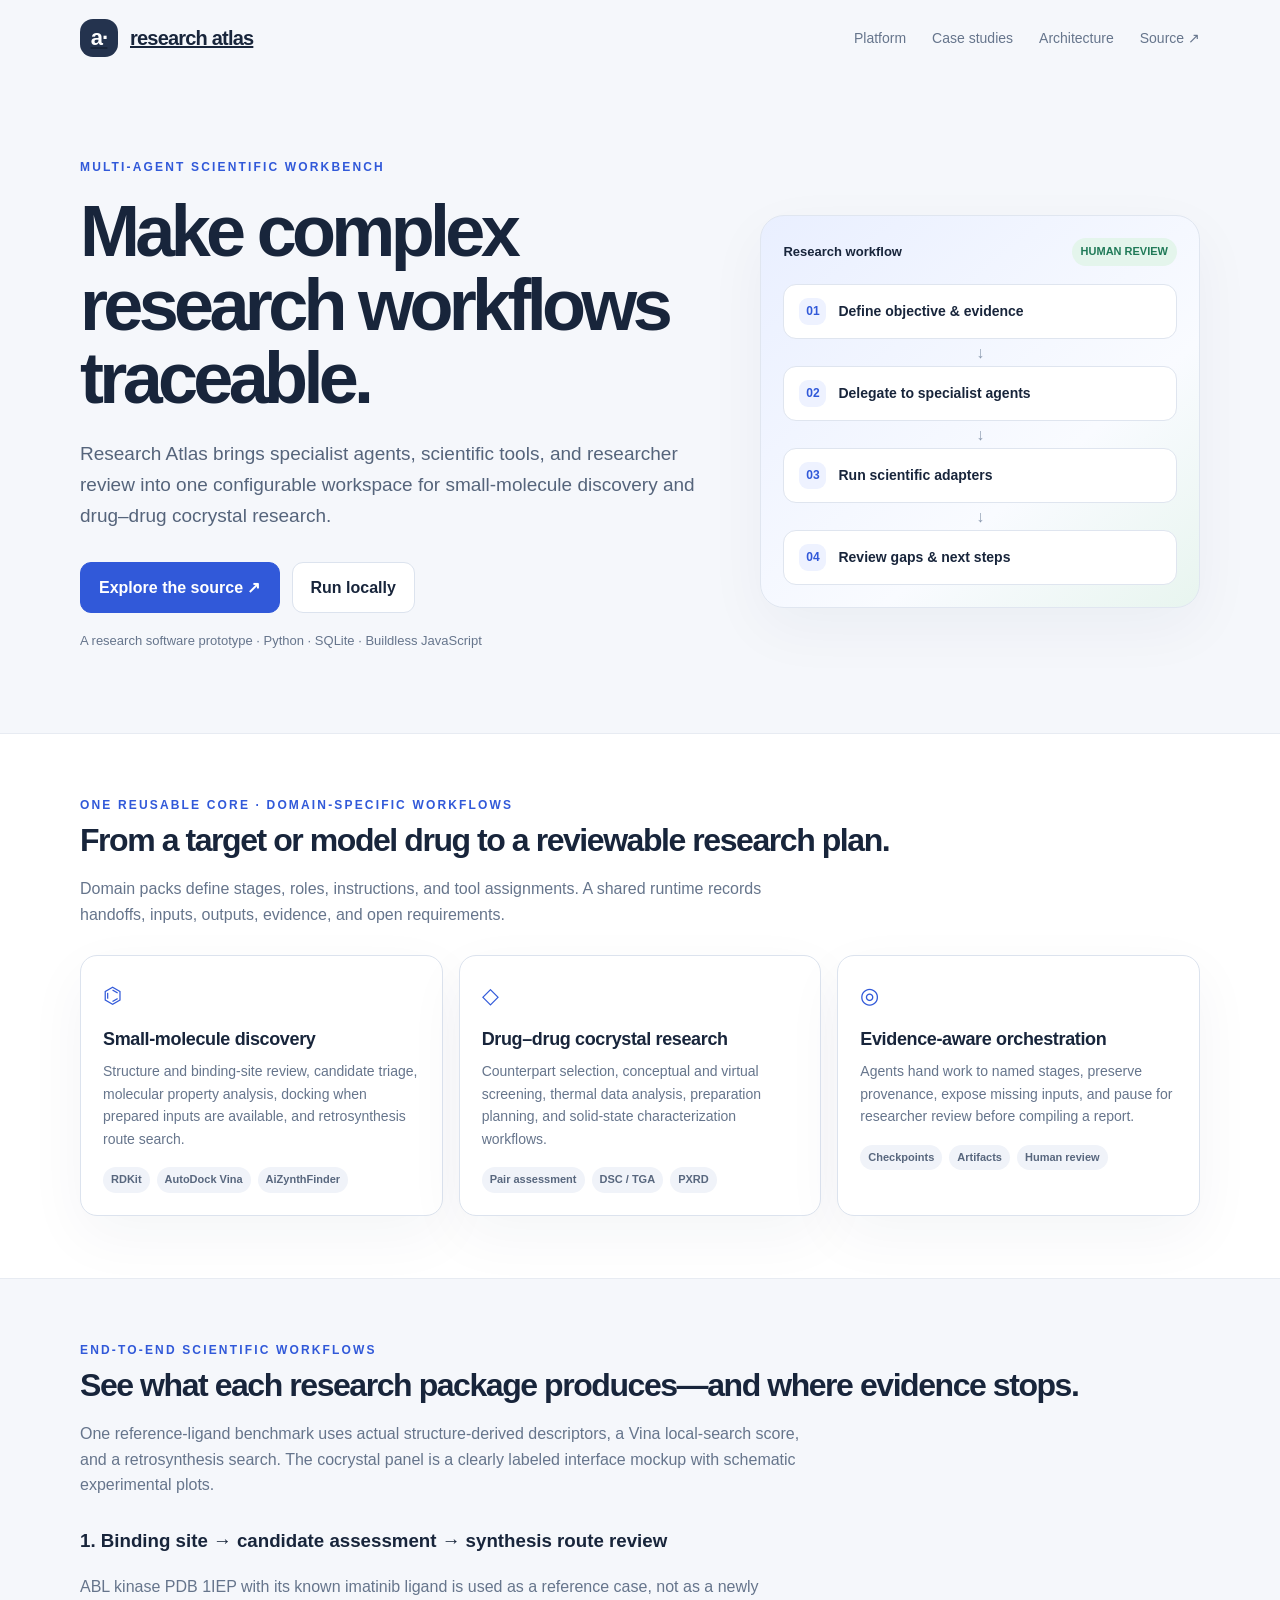
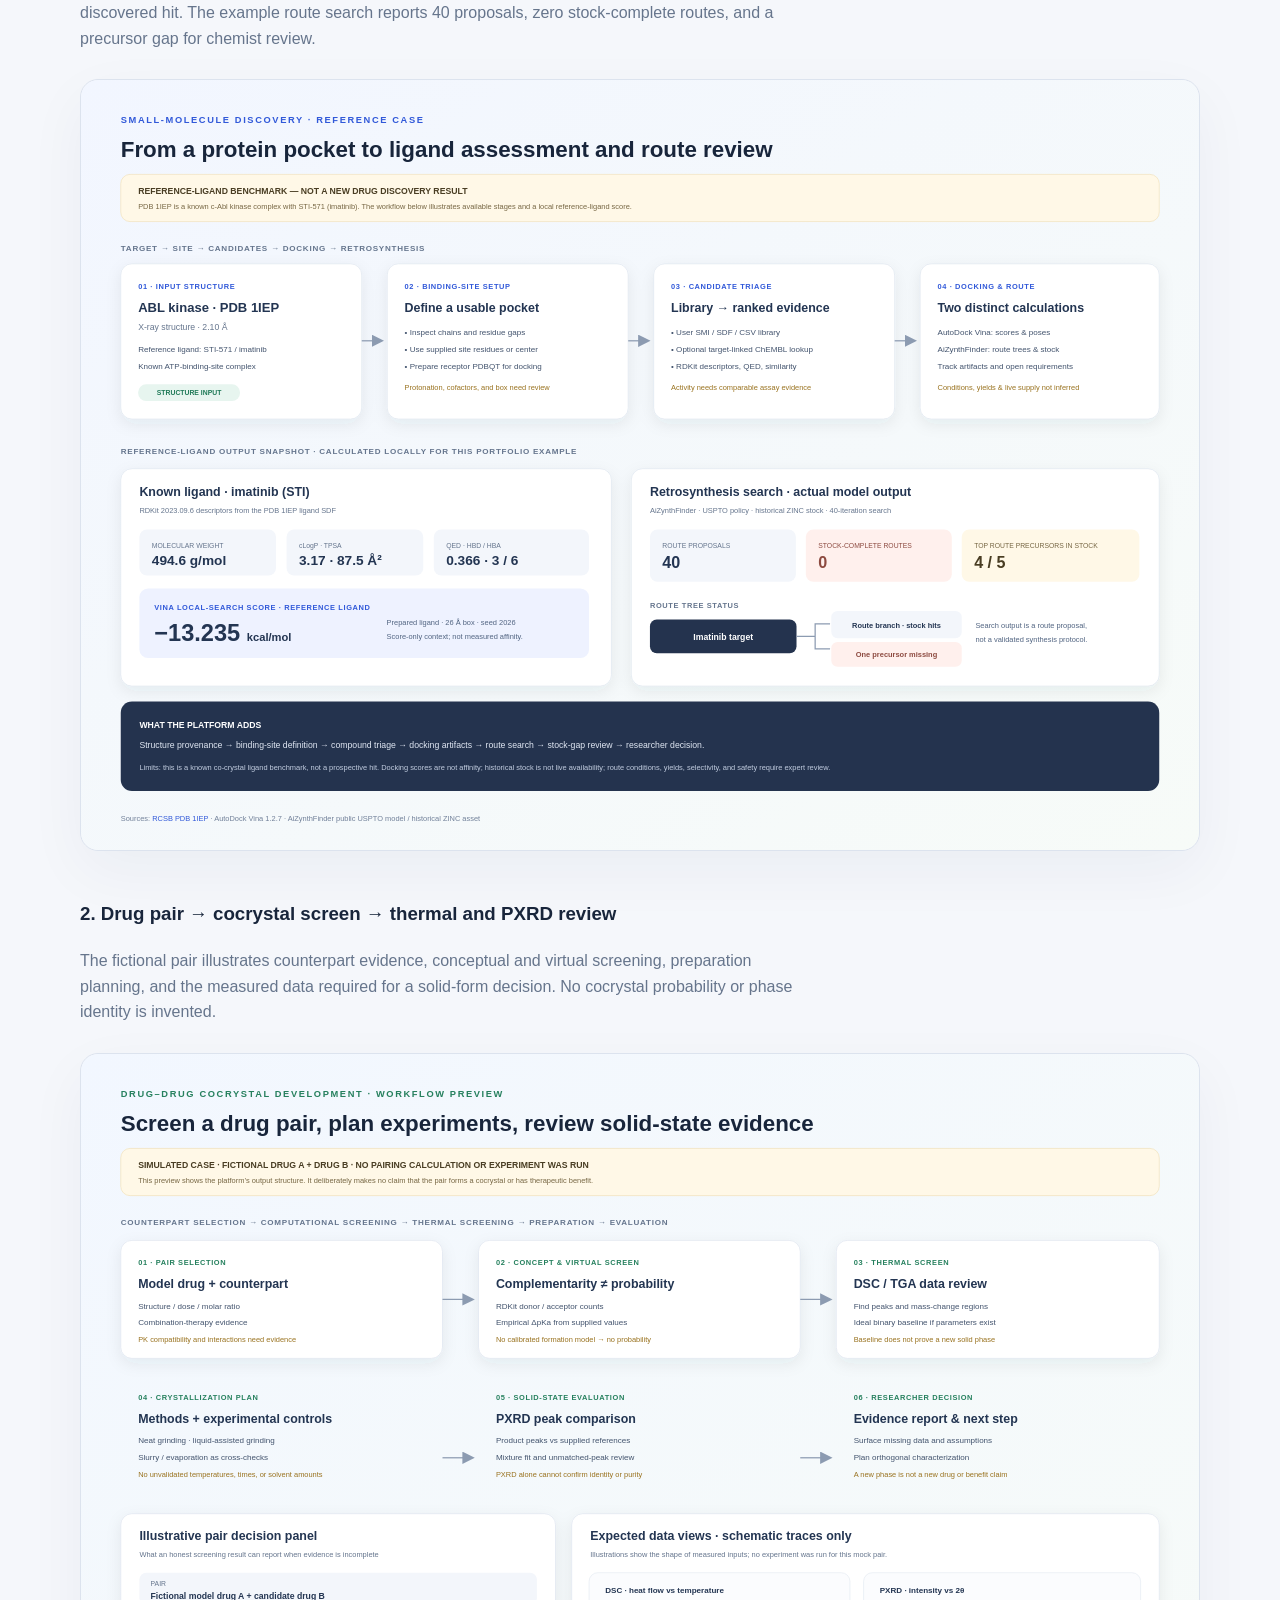
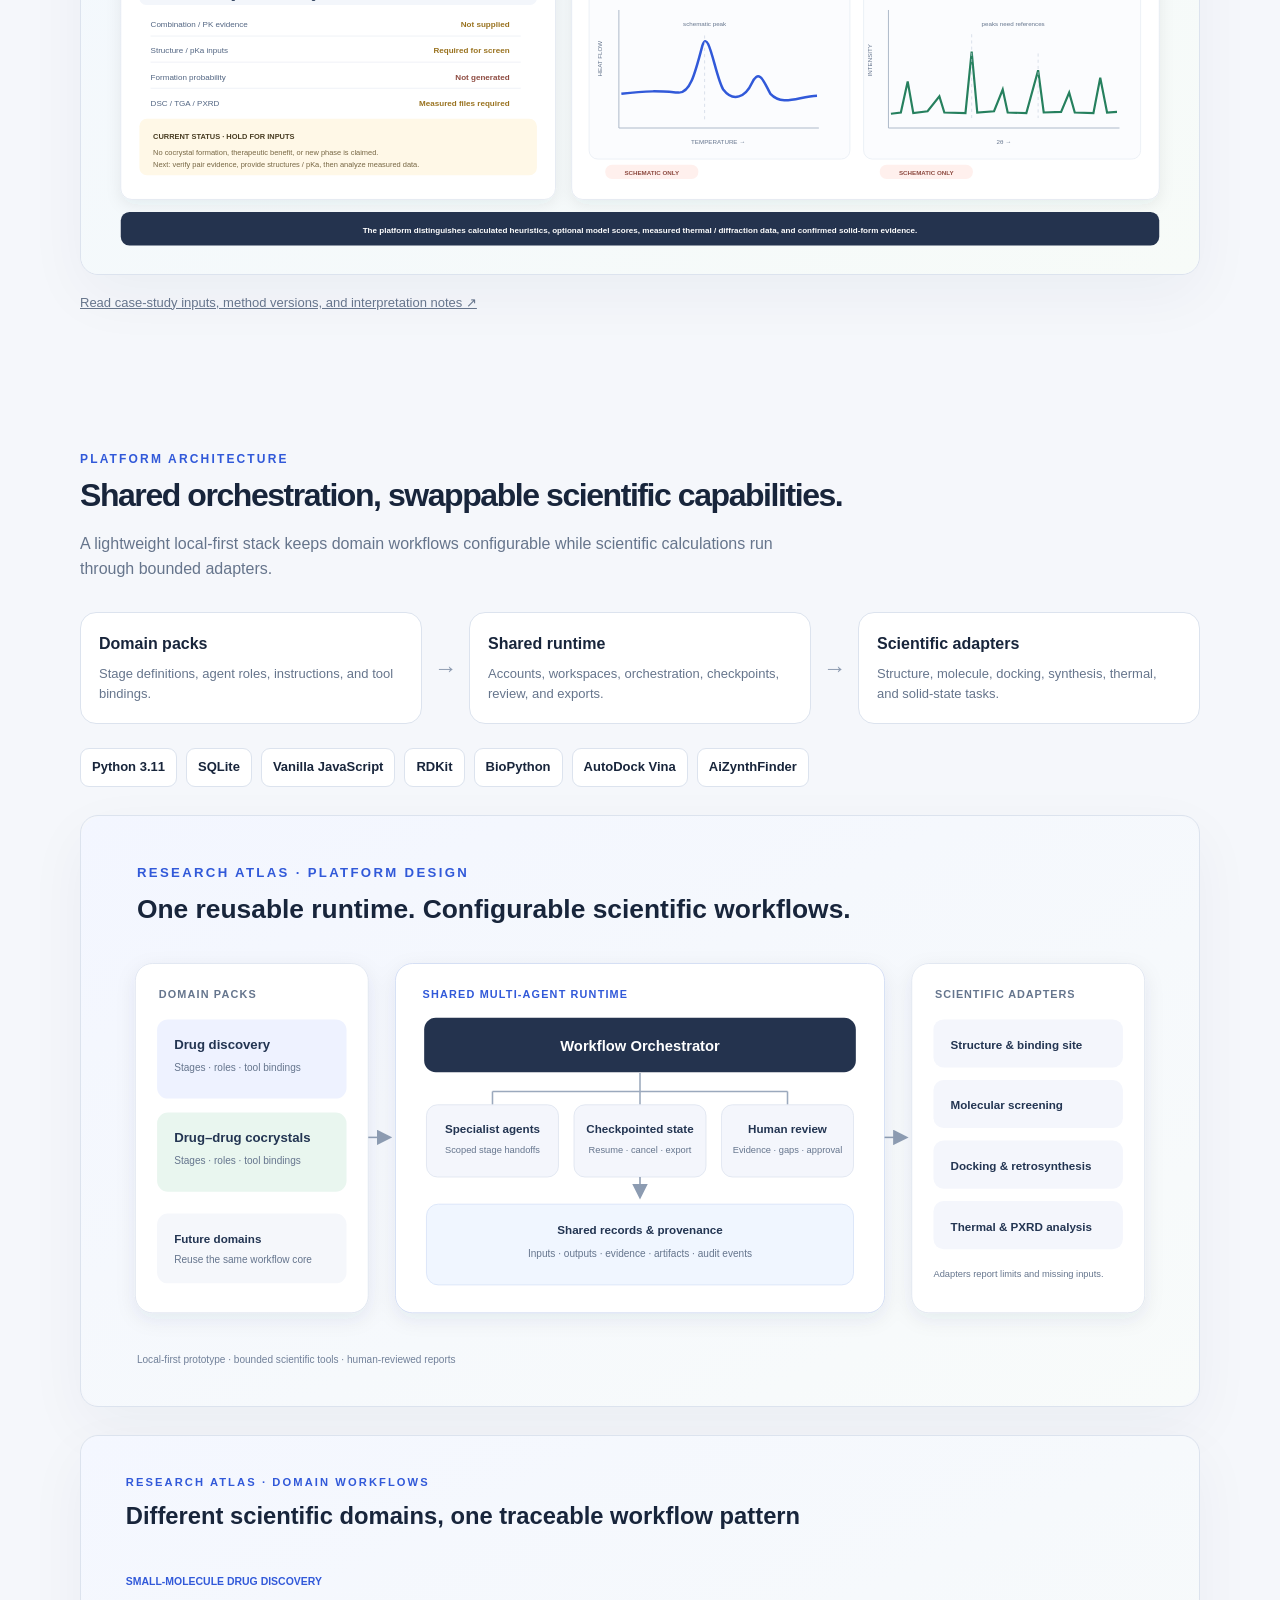
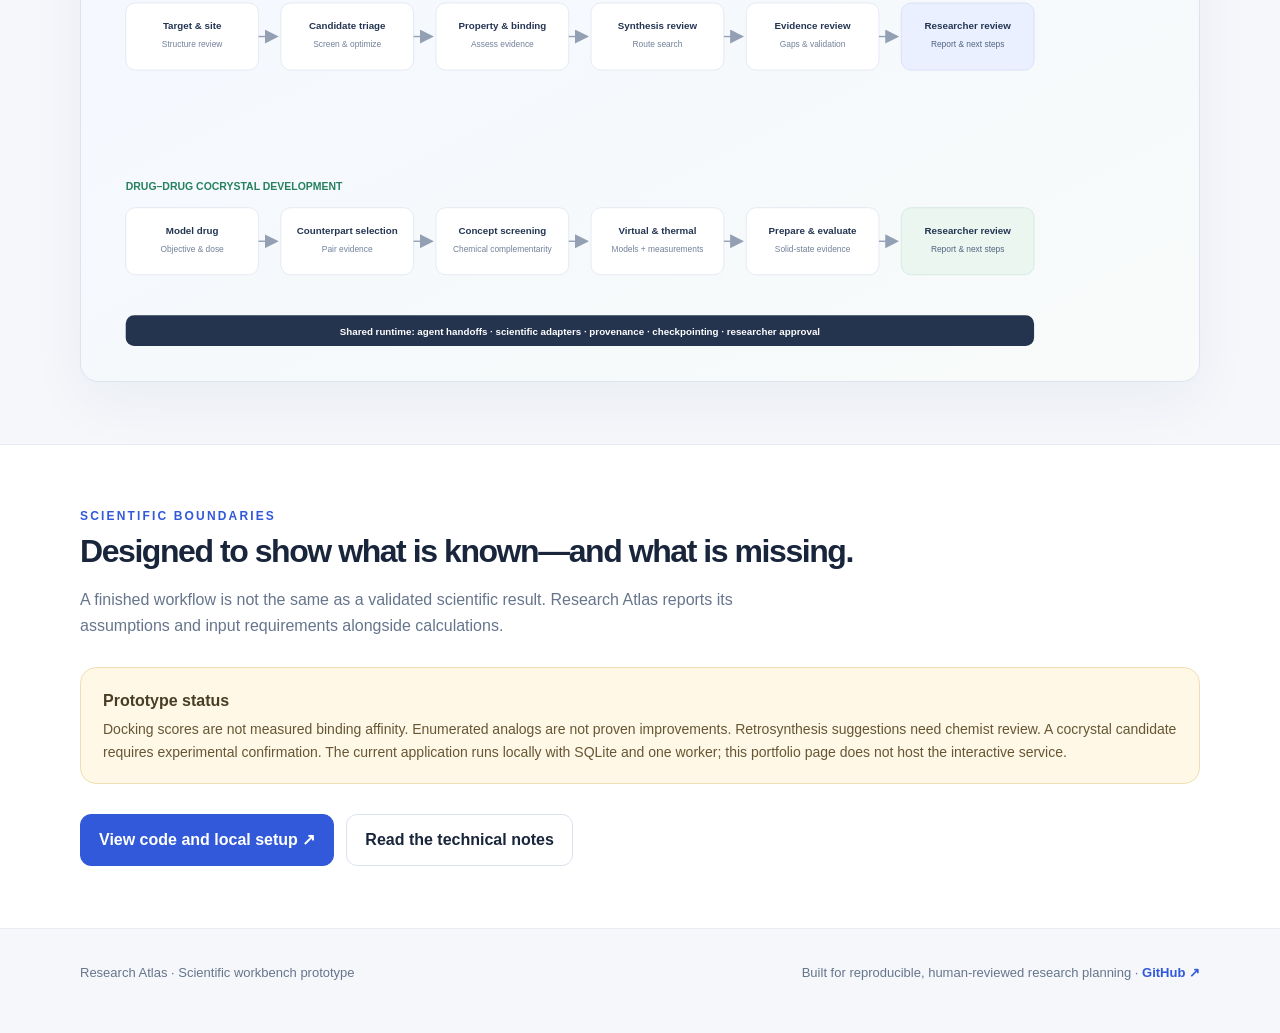
<file: docs/index.html>
<!doctype html>
<html lang="en">
<head>
  <meta charset="utf-8">
  <meta name="viewport" content="width=device-width, initial-scale=1">
  <meta name="description" content="Research Atlas is a local-first, multi-agent scientific workbench for drug discovery and drug-drug cocrystal research.">
  <meta name="theme-color" content="#f5f7fb">
  <title>Research Atlas — Scientific Workbench</title>
  <style>
    :root{color-scheme:light;--ink:#18253b;--muted:#66758c;--blue:#3159d9;--line:#dce3ee;--paper:#fff;--wash:#f5f7fb;--mint:#e7f5ef;--shadow:0 20px 60px #1d31500c}
    *{box-sizing:border-box}body{margin:0;background:var(--wash);color:var(--ink);font:16px/1.6 Inter,-apple-system,BlinkMacSystemFont,"Segoe UI",sans-serif}a{color:inherit}.wrap{width:min(1120px,calc(100% - 40px));margin:auto}.top{height:76px;display:flex;align-items:center;justify-content:space-between}.brand{display:flex;gap:12px;align-items:center;font-weight:750;letter-spacing:-.04em;font-size:20px}.mark{width:38px;height:38px;border-radius:13px;background:#24334e;color:white;display:grid;place-items:center;font-size:22px}.top nav{display:flex;gap:26px;color:var(--muted);font-size:14px}.top nav a{text-decoration:none}.hero{padding:82px 0 68px;display:grid;grid-template-columns:1.18fr .82fr;gap:48px;align-items:center}.kicker{font-size:12px;font-weight:750;letter-spacing:.18em;color:var(--blue)}h1{font-size:clamp(44px,6vw,72px);letter-spacing:-.065em;line-height:1.02;margin:18px 0 22px;max-width:700px}.lead{font-size:19px;color:#55647b;max-width:650px;line-height:1.65}.actions{display:flex;gap:12px;margin-top:30px;flex-wrap:wrap}.button{display:inline-flex;align-items:center;justify-content:center;padding:12px 18px;border-radius:11px;text-decoration:none;font-weight:650;border:1px solid var(--line);background:white}.button.primary{background:var(--blue);color:white;border-color:var(--blue)}.note{font-size:13px;color:var(--muted);margin-top:18px}.visual{background:linear-gradient(140deg,#e9efff,#f9fbff 65%,#e8f5ef);border:1px solid #e0e6f0;border-radius:24px;padding:22px;box-shadow:var(--shadow)}.visual-head{display:flex;justify-content:space-between;align-items:center;font-size:13px;font-weight:700;margin-bottom:18px}.live{color:#207a58;background:#e4f5ec;border-radius:99px;padding:5px 9px;font-size:11px}.flow{display:grid;gap:10px}.node{padding:13px 15px;background:#fff;border:1px solid #dfe5ef;border-radius:13px;display:flex;gap:12px;align-items:center;font-weight:650;font-size:14px}.node span{width:27px;height:27px;display:grid;place-items:center;border-radius:9px;background:#eef2ff;color:var(--blue);font-size:12px}.arrow{text-align:center;color:#8c9ab0;height:7px;line-height:7px}.section{padding:62px 0}.section.white{background:white;border-block:1px solid #e7ebf2}.section h2{font-size:32px;letter-spacing:-.045em;margin:0 0 10px}.intro{color:var(--muted);max-width:720px;margin:0 0 28px}.grid{display:grid;grid-template-columns:repeat(3,1fr);gap:16px}.card{background:var(--paper);border:1px solid var(--line);border-radius:17px;padding:22px;box-shadow:var(--shadow)}.card .icon{font-size:22px;color:var(--blue)}.card h3{margin:11px 0 7px;font-size:18px;letter-spacing:-.02em}.card p{margin:0;color:var(--muted);font-size:14px}.tags{display:flex;gap:7px;flex-wrap:wrap;margin-top:17px}.tag{padding:4px 8px;background:#f0f3f9;color:#58677e;border-radius:99px;font-size:11px;font-weight:650}.architecture{display:grid;grid-template-columns:1fr auto 1fr auto 1fr;gap:12px;align-items:stretch;margin-top:30px}.arch-card{background:#fff;border:1px solid var(--line);border-radius:16px;padding:18px}.arch-card strong{display:block;margin-bottom:7px}.arch-card p{font-size:13px;color:var(--muted);margin:0}.arch-arrow{align-self:center;color:#8c9ab0;font-size:23px}.stack{display:flex;flex-wrap:wrap;gap:9px;margin-top:24px}.stack span{border:1px solid var(--line);background:white;border-radius:9px;padding:8px 11px;font-size:13px;font-weight:600}.limits{background:#fff8e7;border:1px solid #f0dfb4;border-radius:16px;padding:20px 22px;color:#665634}.limits strong{display:block;color:#493d23;margin-bottom:5px}.limits p{margin:0;font-size:14px}.footer{padding:34px 0 50px;display:flex;justify-content:space-between;gap:20px;color:var(--muted);font-size:13px}.footer a{color:var(--blue);font-weight:650;text-decoration:none}
    .diagram{display:block;width:100%;height:auto;margin-top:28px;border:1px solid var(--line);border-radius:18px;box-shadow:var(--shadow)}.result-preview{margin-top:26px;padding:22px;background:#fff;border:1px solid var(--line);border-radius:18px;box-shadow:var(--shadow)}.result-label{display:inline-flex;padding:5px 9px;border-radius:99px;background:#fff3d4;color:#765b1c;font-size:11px;font-weight:800;letter-spacing:.08em}.result-preview h3{margin:12px 0 6px;font-size:20px}.result-preview p{margin:0;color:var(--muted);font-size:14px}.table-wrap{overflow-x:auto;margin-top:16px}.mock-table{width:100%;border-collapse:collapse;min-width:650px;font-size:14px}.mock-table th,.mock-table td{text-align:left;padding:12px;border-bottom:1px solid #e8edf4}.mock-table th{background:#f2f5fa;color:#65758d;font-size:11px;text-transform:uppercase;letter-spacing:.06em}.mock-table td:first-child{font-weight:700}.mock-status{color:#88681f;background:#fff7e4;padding:4px 8px;border-radius:99px;font-size:11px;font-weight:700}.mock-caption{font-size:12px!important;margin-top:12px!important}
    @media(max-width:800px){.hero{grid-template-columns:1fr;padding:52px 0}.grid{grid-template-columns:1fr 1fr}.architecture{grid-template-columns:1fr}.arch-arrow{transform:rotate(90deg);justify-self:center}.top nav{gap:14px}.section{padding:48px 0}}
    @media(max-width:520px){.wrap{width:min(100% - 28px,1120px)}.top{height:64px}.brand{font-size:17px}.top nav a:nth-child(2){display:none}.hero{gap:30px;padding:42px 0}.lead{font-size:17px}.grid{grid-template-columns:1fr}.section h2{font-size:28px}.footer{display:block}.footer div+div{margin-top:8px}}
  </style>
</head>
<body>
  <header class="top wrap">
    <a class="brand" href="#top" aria-label="Research Atlas home"><span class="mark">a·</span><span>research atlas</span></a>
      <nav aria-label="Main navigation"><a href="#platform">Platform</a><a href="#demo">Case studies</a><a href="#architecture">Architecture</a><a href="https://github.com/Tepeng0213/research-atlas">Source ↗</a></nav>
  </header>
  <main id="top">
    <section class="hero wrap">
      <div>
        <div class="kicker">MULTI-AGENT SCIENTIFIC WORKBENCH</div>
        <h1>Make complex research workflows traceable.</h1>
        <p class="lead">Research Atlas brings specialist agents, scientific tools, and researcher review into one configurable workspace for small-molecule discovery and drug–drug cocrystal research.</p>
        <div class="actions"><a class="button primary" href="https://github.com/Tepeng0213/research-atlas">Explore the source ↗</a><a class="button" href="https://github.com/Tepeng0213/research-atlas#local-development">Run locally</a></div>
        <p class="note">A research software prototype · Python · SQLite · Buildless JavaScript</p>
      </div>
      <div class="visual" aria-label="Illustration of a multi-agent research workflow">
        <div class="visual-head"><span>Research workflow</span><span class="live">HUMAN REVIEW</span></div>
        <div class="flow"><div class="node"><span>01</span>Define objective & evidence</div><div class="arrow">↓</div><div class="node"><span>02</span>Delegate to specialist agents</div><div class="arrow">↓</div><div class="node"><span>03</span>Run scientific adapters</div><div class="arrow">↓</div><div class="node"><span>04</span>Review gaps & next steps</div></div>
      </div>
    </section>
    <section id="platform" class="section white"><div class="wrap">
      <div class="kicker">ONE REUSABLE CORE · DOMAIN-SPECIFIC WORKFLOWS</div><h2>From a target or model drug to a reviewable research plan.</h2><p class="intro">Domain packs define stages, roles, instructions, and tool assignments. A shared runtime records handoffs, inputs, outputs, evidence, and open requirements.</p>
      <div class="grid">
        <article class="card"><div class="icon">⌬</div><h3>Small-molecule discovery</h3><p>Structure and binding-site review, candidate triage, molecular property analysis, docking when prepared inputs are available, and retrosynthesis route search.</p><div class="tags"><span class="tag">RDKit</span><span class="tag">AutoDock Vina</span><span class="tag">AiZynthFinder</span></div></article>
        <article class="card"><div class="icon">◇</div><h3>Drug–drug cocrystal research</h3><p>Counterpart selection, conceptual and virtual screening, thermal data analysis, preparation planning, and solid-state characterization workflows.</p><div class="tags"><span class="tag">Pair assessment</span><span class="tag">DSC / TGA</span><span class="tag">PXRD</span></div></article>
        <article class="card"><div class="icon">◎</div><h3>Evidence-aware orchestration</h3><p>Agents hand work to named stages, preserve provenance, expose missing inputs, and pause for researcher review before compiling a report.</p><div class="tags"><span class="tag">Checkpoints</span><span class="tag">Artifacts</span><span class="tag">Human review</span></div></article>
      </div>
    </div></section>
    <section id="demo" class="section"><div class="wrap">
      <div class="kicker">END-TO-END SCIENTIFIC WORKFLOWS</div><h2>See what each research package produces—and where evidence stops.</h2><p class="intro">One reference-ligand benchmark uses actual structure-derived descriptors, a Vina local-search score, and a retrosynthesis search. The cocrystal panel is a clearly labeled interface mockup with schematic experimental plots.</p>
      <h3>1. Binding site → candidate assessment → synthesis route review</h3><p class="intro">ABL kinase PDB 1IEP with its known imatinib ligand is used as a reference case, not as a newly discovered hit. The example route search reports 40 proposals, zero stock-complete routes, and a precursor gap for chemist review.</p>
      <img class="diagram" src="assets/drug-discovery-case.svg" alt="Detailed ABL kinase reference case showing PDB 1IEP, binding-site setup, ligand descriptors, a Vina reference-pose score, and AiZynthFinder route-stock results">
      <h3 style="margin-top:48px">2. Drug pair → cocrystal screen → thermal and PXRD review</h3><p class="intro">The fictional pair illustrates counterpart evidence, conceptual and virtual screening, preparation planning, and the measured data required for a solid-form decision. No cocrystal probability or phase identity is invented.</p>
      <img class="diagram" src="assets/cocrystal-case.svg" alt="Detailed drug-drug cocrystal workflow mockup with a fictional pair, evidence gates, preparation planning, and explicitly schematic DSC and PXRD plots">
      <p class="note"><a href="https://github.com/Tepeng0213/research-atlas/blob/main/docs/case-studies.md">Read case-study inputs, method versions, and interpretation notes ↗</a></p>
    </div></section>
    <section id="architecture" class="section"><div class="wrap">
      <div class="kicker">PLATFORM ARCHITECTURE</div><h2>Shared orchestration, swappable scientific capabilities.</h2><p class="intro">A lightweight local-first stack keeps domain workflows configurable while scientific calculations run through bounded adapters.</p>
      <div class="architecture"><div class="arch-card"><strong>Domain packs</strong><p>Stage definitions, agent roles, instructions, and tool bindings.</p></div><div class="arch-arrow">→</div><div class="arch-card"><strong>Shared runtime</strong><p>Accounts, workspaces, orchestration, checkpoints, review, and exports.</p></div><div class="arch-arrow">→</div><div class="arch-card"><strong>Scientific adapters</strong><p>Structure, molecule, docking, synthesis, thermal, and solid-state tasks.</p></div></div>
      <div class="stack"><span>Python 3.11</span><span>SQLite</span><span>Vanilla JavaScript</span><span>RDKit</span><span>BioPython</span><span>AutoDock Vina</span><span>AiZynthFinder</span></div>
      <img class="diagram" src="assets/architecture.svg" alt="Research Atlas architecture: domain packs feed a shared multi-agent runtime and scientific adapters, producing provenance and reviewable reports">
      <img class="diagram" src="assets/workflows.svg" alt="Small-molecule discovery and drug-drug cocrystal workflows share evidence review and researcher approval">
    </div></section>
    <section id="limits" class="section white"><div class="wrap">
      <div class="kicker">SCIENTIFIC BOUNDARIES</div><h2>Designed to show what is known—and what is missing.</h2><p class="intro">A finished workflow is not the same as a validated scientific result. Research Atlas reports its assumptions and input requirements alongside calculations.</p>
      <div class="limits"><strong>Prototype status</strong><p>Docking scores are not measured binding affinity. Enumerated analogs are not proven improvements. Retrosynthesis suggestions need chemist review. A cocrystal candidate requires experimental confirmation. The current application runs locally with SQLite and one worker; this portfolio page does not host the interactive service.</p></div>
      <div class="actions"><a class="button primary" href="https://github.com/Tepeng0213/research-atlas">View code and local setup ↗</a><a class="button" href="https://github.com/Tepeng0213/research-atlas/blob/main/README.md">Read the technical notes</a></div>
    </div></section>
  </main>
  <footer class="footer wrap"><div>Research Atlas · Scientific workbench prototype</div><div>Built for reproducible, human-reviewed research planning · <a href="https://github.com/Tepeng0213/research-atlas">GitHub ↗</a></div></footer>
</body>
</html>
</file>
